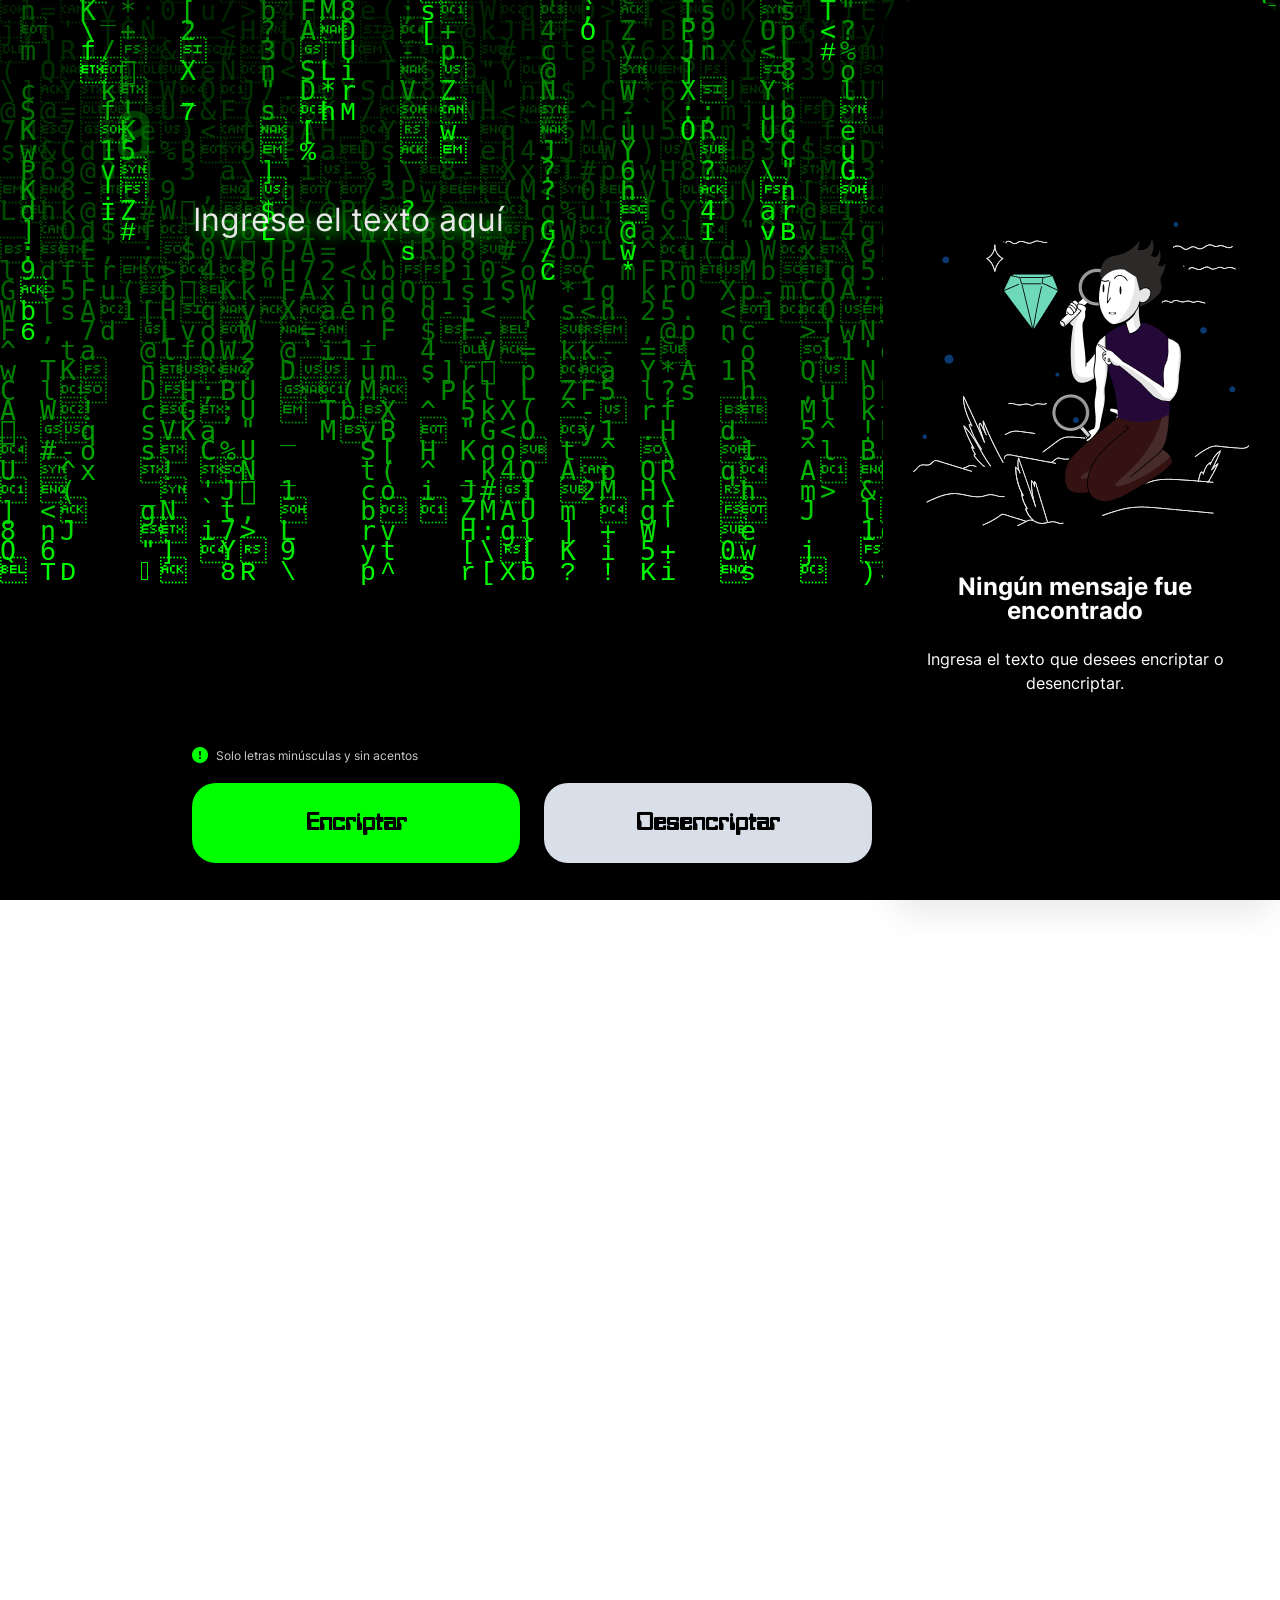
<file: docs/index.html>
<!DOCTYPE html>
<html>
    
    <head>

        <meta charset="UTF-8">
        <meta name="viewport" content="width=device-width,initial-scale=1.0">
        
         <title>Encriptador</title>
        <link rel="stylesheet" href="reset.css">
        <link rel="stylesheet" href="style.css">

    </head>

    <body id="panel-fondo">
        
        <div id="elemento">
            
            <img id="imagen-opaco" src="images/Logo-opaco.png">
            <img id="imagen" src="images/Logo.png">
            <textarea id="mensaje" spellcheck="false">Ingrese el texto aquí</textarea>
            <canvas id="canvasMatrix" ></canvas>

        </div>

        <div class="inicio">
            
            <img id="imagencentro" src="images/logo-centro.png">

        </div>

        <div class="acciones">

            <img id="informacion" src="images/informacion.png">
            <p class="letra-pequena">Solo letras minúsculas y sin acentos</p>

        </div>
        
        <div class="botones">

            <button id="encriptador">Encriptar</button>
            <button id="descencriptador">Desencriptar</button>

        </div>

        <div class="texto-transformado">

            <p id="output"></p>
            <div class="zona-copiar">
                <button  id="boton-copiar">Copiar</button>
            </div>
            
            <div id="image-container">

                <img class="muneco" src="images/Muñeco-1.png">
                <img class="muneco" src="images/Muñeco-2.png" >
                <h1>Ningún mensaje fue encontrado</h1>
                <p id="explicacion">Ingresa el texto que desees encriptar o desencriptar.</p>

            </div>
        
        </div>
        
        <script src="scripts/matrix.js"></script>   

    </body>
    
</html>
</file>
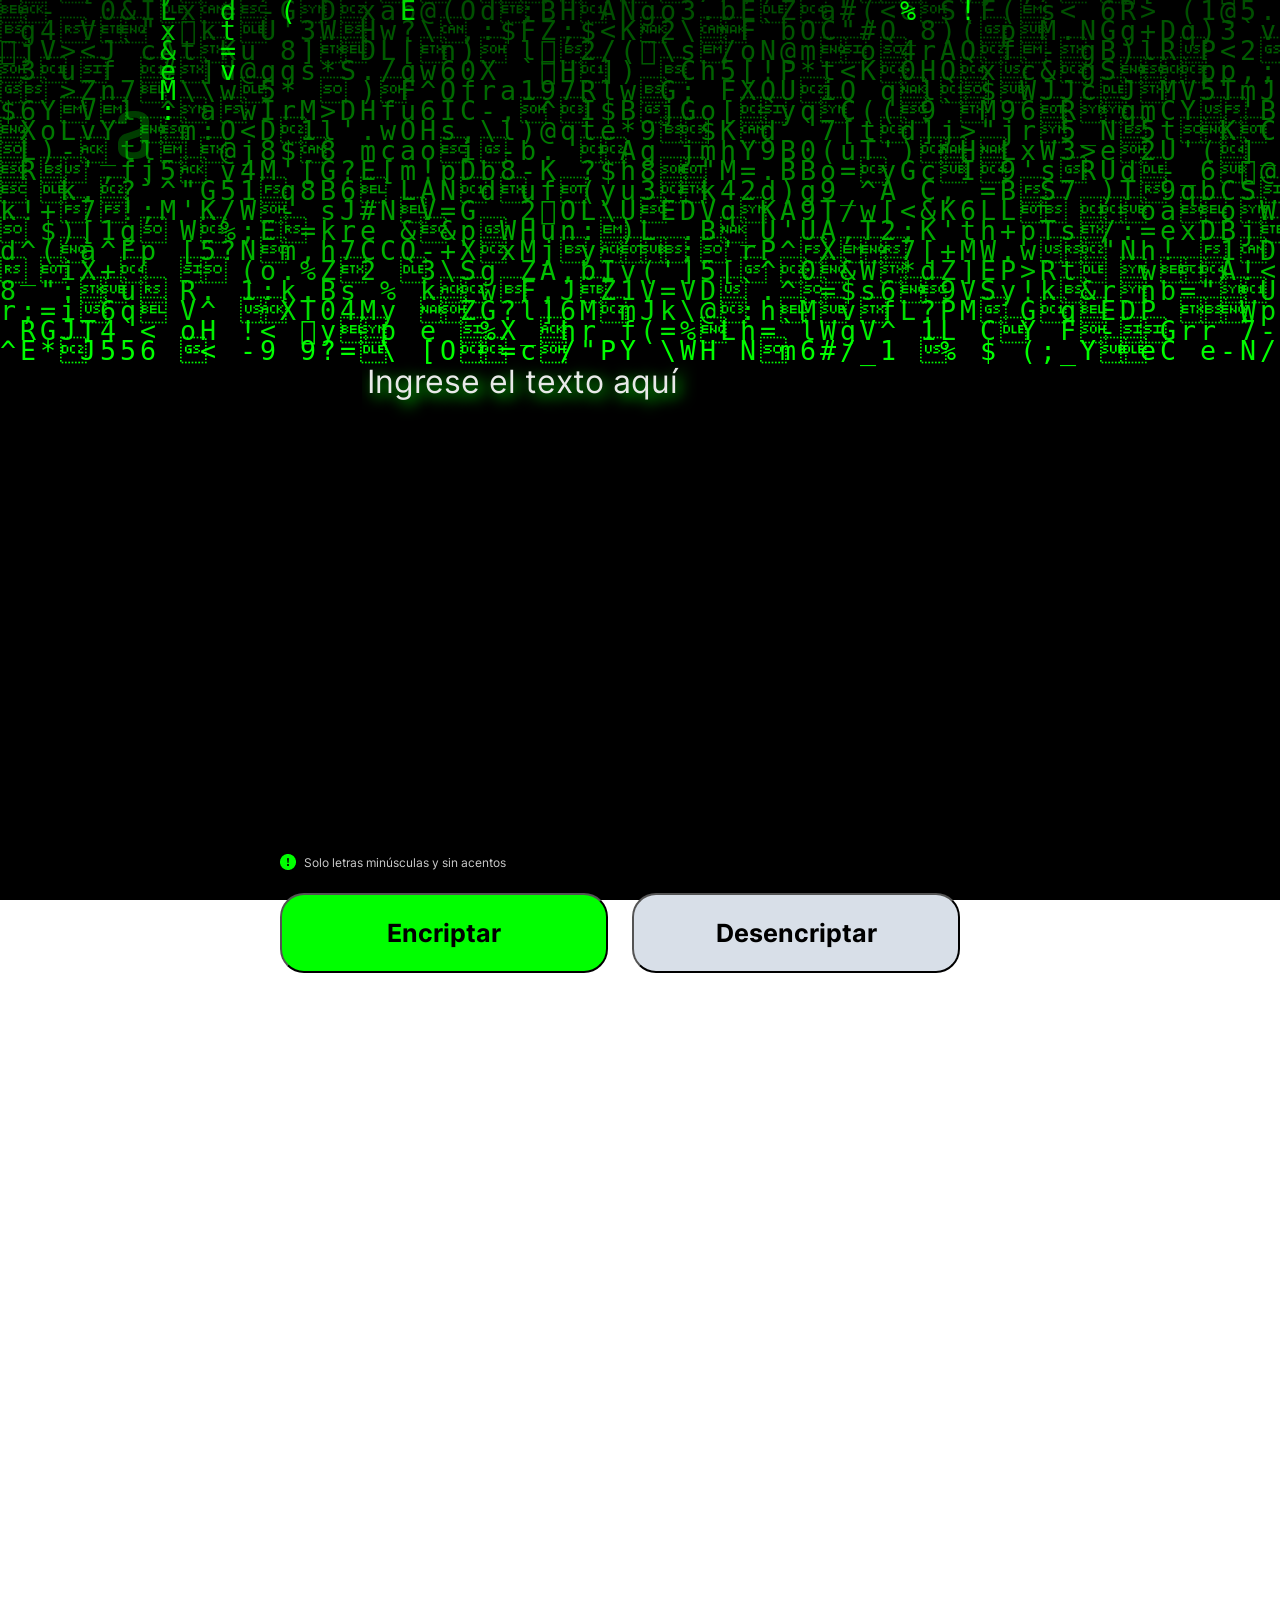
<file: root/index.html>
<!DOCTYPE html>
<html>
    <head>
        <meta charset="UTF-8">
         <title>Encriptador</title>
        <link rel="stylesheet" href="reset.css">
        <link rel="stylesheet" href="style.css">
    </head>

    <body id="hacker">
        
        <div id="elemento">
            
            <img id="imagen-opaco" src="assets/Logo-negro.png">
            <img id="imagen" src="assets/Logo.png">

            <textarea id="mensaje">Ingrese el texto aquí</textarea>

            <canvas id="canvasMatrix" ></canvas>

        </div>

        <div class="inicio">
            
            <img id="imagencentro" src="assets/logo-centro.png">
        </div>

        <div class="acciones">

            <img id="informacion" src="assets/informacion.png">
            <p class="letra-pequena">Solo letras minúsculas y sin acentos</p>

            
        
        </div>
        
        <div class="botones">

            <button id="encriptador">Encriptar</button>
            <button id="desencriptador">Desencriptar</button>

        </div>
        <div class="texto-transformado">
            
        </div>
        
        <script src="scripts/matrix.js"></script>   
    </body>
    
    
</html>
</file>
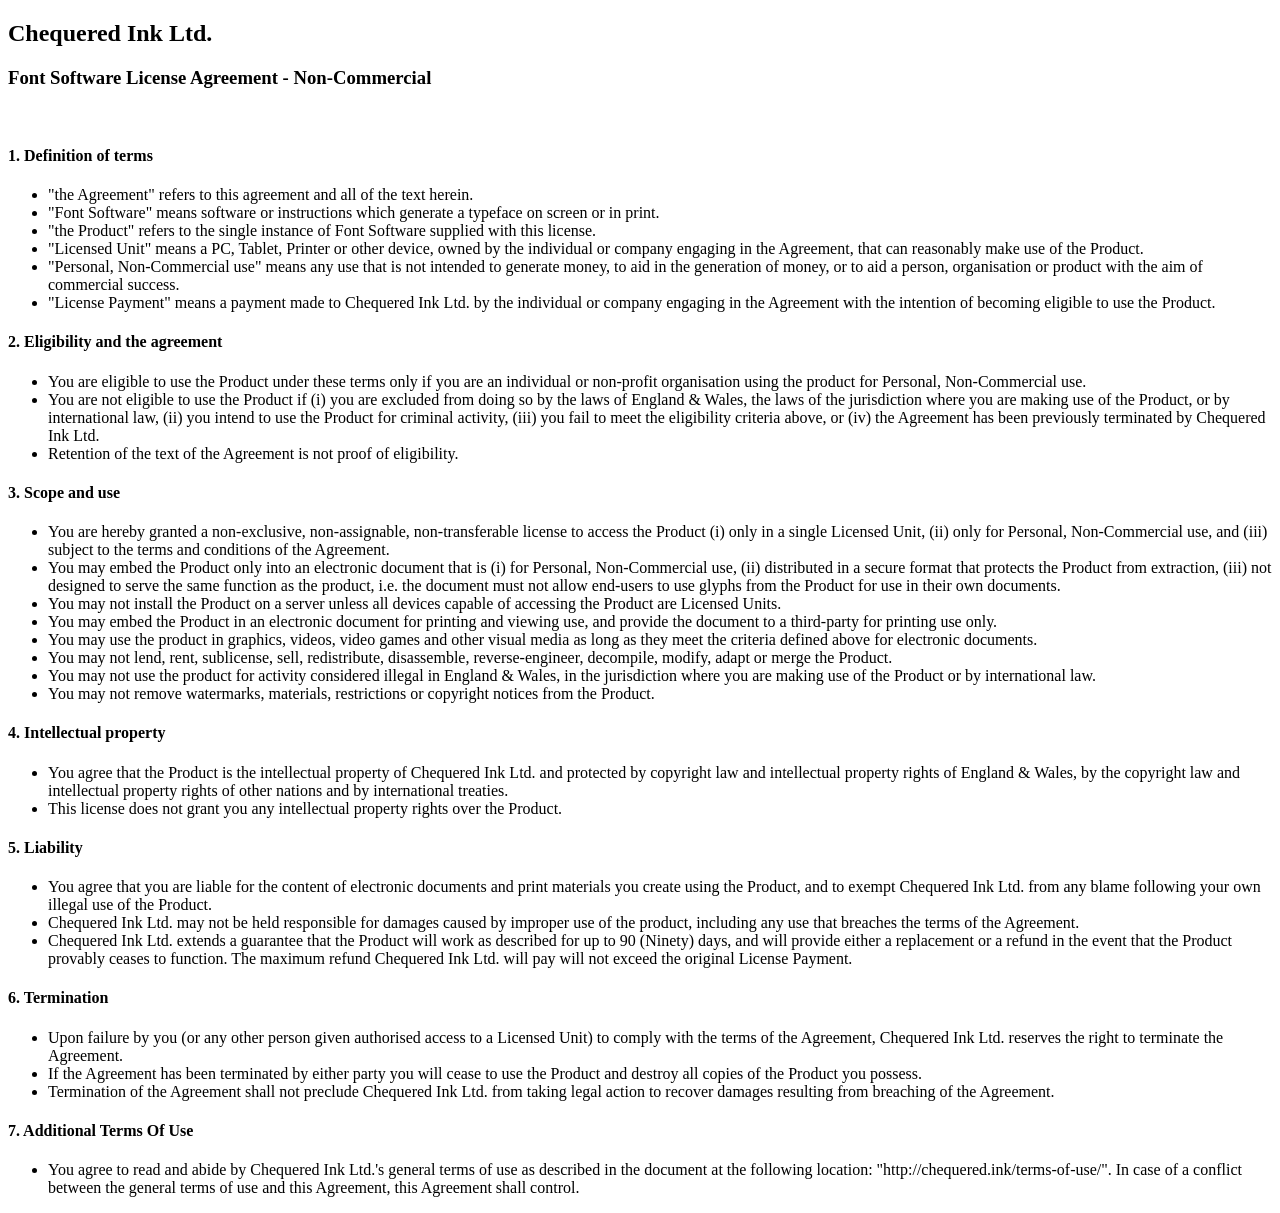
<file: docs/fonts/computo-monospace-font/misc/FSLA_NonCommercial_License-4726.html>
<!DOCTYPE html>
<html>
<head>
<title>Font Software License Agreement - Non-Commercial</title>
</head>
<body>
<h2>Chequered Ink Ltd.</h2>
<h3>Font Software License Agreement - Non-Commercial</h3><br/>
<h4>1. Definition of terms</h4>
<ul>
<li>"the Agreement" refers to this agreement and all of the text herein.</li>
<li>"Font Software" means software or instructions which generate a typeface on screen or in print.</li>
<li>"the Product" refers to the single instance of Font Software supplied with this license.</li>
<li>"Licensed Unit" means a PC, Tablet, Printer or other device, owned by the individual or company engaging in the Agreement, that can reasonably make use of the Product.</li>
<li>"Personal, Non-Commercial use" means any use that is not intended to generate money, to aid in the generation of money, or to aid a person, organisation or product with the aim of commercial success.</li>
<li>"License Payment" means a payment made to Chequered Ink Ltd. by the individual or company engaging in the Agreement with the intention of becoming eligible to use the Product.</li>
</ul>

<h4>2. Eligibility and the agreement</h4>
<ul>
<li>You are eligible to use the Product under these terms only if you are an individual or non-profit organisation using the product for Personal, Non-Commercial use.</li>
<li>You are not eligible to use the Product if (i) you are excluded from doing so by the laws of England & Wales, the laws of the jurisdiction where you are making use of the Product, or by international law, (ii) you intend to use the Product for criminal activity, (iii) you fail to meet the eligibility criteria above, or (iv) the Agreement has been previously terminated by Chequered Ink Ltd.</li>
<li>Retention of the text of the Agreement is not proof of eligibility.</li>
</ul>

<h4>3. Scope and use</h4>
<ul>
<li>You are hereby granted a non-exclusive, non-assignable, non-transferable license to access the Product (i) only in a single Licensed Unit, (ii) only for Personal, Non-Commercial use, and (iii) subject to the terms and conditions of the Agreement.</li>
<li>You may embed the Product only into an electronic document that is (i) for Personal, Non-Commercial use, (ii) distributed in a secure format that protects the Product from extraction, (iii) not designed to serve the same function as the product, i.e. the document must not allow end-users to use glyphs from the Product for use in their own documents.</li>
<li>You may not install the Product on a server unless all devices capable of accessing the Product are Licensed Units.</li>
<li>You may embed the Product in an electronic document for printing and viewing use, and provide the document to a third-party for printing use only.</li>
<li>You may use the product in graphics, videos, video games and other visual media as long as they meet the criteria defined above for electronic documents.</li>
<li>You may not lend, rent, sublicense, sell, redistribute, disassemble, reverse-engineer, decompile, modify, adapt or merge the Product.</li>
<li>You may not use the product for activity considered illegal in England & Wales, in the jurisdiction where you are making use of the Product or by international law.</li>
<li>You may not remove watermarks, materials, restrictions or copyright notices from the Product.</li>
</ul>

<h4>4. Intellectual property</h4>
<ul>
<li>You agree that the Product is the intellectual property of Chequered Ink Ltd. and protected by copyright law and intellectual property rights of England & Wales, by the copyright law and intellectual property rights of other nations and by international treaties.</li>
<li>This license does not grant you any intellectual property rights over the Product.</li>
</ul>

<h4>5. Liability</h4>
<ul>
<li>You agree that you are liable for the content of electronic documents and print materials you create using the Product, and to exempt Chequered Ink Ltd. from any blame following your own illegal use of the Product.</li>
<li>Chequered Ink Ltd. may not be held responsible for damages caused by improper use of the product, including any use that breaches the terms of the Agreement.</li>
<li>Chequered Ink Ltd. extends a guarantee that the Product will work as described for up to 90 (Ninety) days, and will provide either a replacement or a refund in the event that the Product provably ceases to function. The maximum refund Chequered Ink Ltd. will pay will not exceed the original License Payment.</li>
</ul>

<h4>6. Termination</h4>
<ul>
<li>Upon failure by you (or any other person given authorised access to a Licensed Unit) to comply with the terms of the Agreement, Chequered Ink Ltd. reserves the right to terminate the Agreement.</li>
<li>If the Agreement has been terminated by either party you will cease to use the Product and destroy all copies of the Product you possess.</li>
<li>Termination of the Agreement shall not preclude Chequered Ink Ltd. from taking legal action to recover damages resulting from breaching of the Agreement.</li>
</ul>

<h4>7. Additional Terms Of Use</h4>
<ul>
<li>You agree to read and abide by Chequered Ink Ltd.'s general terms of use as described in the document at the following location: "http://chequered.ink/terms-of-use/". In case of a conflict between the general terms of use and this Agreement, this Agreement shall control.</li>
</ul>
</body>
</html>
</file>
<file: docs/style.css>
@font-face {

    font-family: 'Inter';
    src: url('fonts/Inter/Inter-VariableFont_slnt\,wght.ttf') format('truetype');

  }

  @font-face {

    font-family: 'Terminal';
    src: url('fonts/bitwise-font/Bitwise-m19x.ttf') format('truetype');

  }

  @font-face {

    font-family: 'Monospace';
    src: url('fonts/computo-monospace-font/ComputoMonospace-p73xO.ttf')format('truetype');

  }

@keyframes mostrarse {
  from {

    opacity: 0;

  }
  to {

    opacity: 1;

  }
}


@keyframes aparecer {
  from {

    transform: translateY(-100%);
    opacity: 0;

  }
  to {

    transform: translateY(0);
    opacity: 1;

  }
}


@keyframes centrar {
  from {

    transform: scale(1);
    opacity: 1;

  }
  to {

    transform: scale(0);
    opacity: 0;

  }
}


@keyframes desaparecer {
  from {

    transform: scale(1);
    pacity: 1;

  }
  to {

    transform: scale(0);
    opacity: 0;

  }
}

#panel-fondo
{

    width: 100%;
    height: 100%;
    position: fixed;
      
}



#imagencentro{

  position: absolute;
  width: auto;
  height: auto;

}

#elemento{

    width: 100%;
    height: 100%;
    background: url(#canvasMatrix);
    position: relative;

}

#elemento img{

  display: flex;
  flex-direction: column;
  align-items: flex-start;
  padding: 0px;
  gap: 40px;

  position: absolute;
  width: 120px;
  height: 48px;
  left: 74px;
  top: 111px;

}

#imagen-opaco{
  
  animation: aparecer 1.3s ease-in-out forwards;

}

#imagen{

    display: none;
    transition: opacity 5s ease-in;
    opacity: 0;

}



#imagen.show {

  display: block;
  opacity: 1;

}

 





#mensaje {

  opacity: 0;
  transform: translateY(-100%);
  animation: aparecer 1.3s ease-in-out forwards;
  

  text-shadow: 4px 4px 15px #00FF00; 
  border: 2px solid transparent;
  font-size: 16px;
  padding: 5px;
  background-color: transparent;
  min-height: 50px;
  resize: none;
  width: 100%;

  position: absolute;
  width: 600px;
  height: 450px;
  left: 360px;
  top: 351px;

  font-family: 'Inter';
  font-style: normal;
  font-weight: 400;
  font-size: 32px;
  line-height: 150%;

  color: #E8E8E8;

}
  
#mensaje:focus {

    outline: none;

}
  
.inicio{

    width: 100%;
    height: 100%;
    
}
  
  
.inicio img{

    position: static;
    top: 38%;
    left: 32%;
    transform: scale(0);
    opacity: 0;
    animation: aparecer 0.5s ease-in-out forwards, desaparecer 1.5s ease-in-out 0.5s forwards;

}



  .acciones{ 
    
    opacity: 0;
    animation: mostrarse 5s ease-in-out 2S forwards;

    display: flex;
    flex-direction: row;
    align-items: flex-start;
    padding: 0px;
    gap: 8px;

    position: absolute;
    width: 680px;
    height: 77px;
    left: 280px;
    top: 854px;

  }


  .acciones img{

    width: 16px;
    height: 16px;
    float: left;

  }

  .acciones p{

    font-family: 'Inter';
    font-style: normal;
    font-weight: 400;
    font-size: 12px;
    line-height: 150%;


    color: #FFFFFF;

    opacity: 0.8;

  }

  .botones{

    opacity: 0;
    animation: mostrarse 5s ease-in-out 2S forwards;


    display: flex;
    flex-direction: row;
    align-items: flex-start;
    padding: 0px;
    gap: 24px;

    position: absolute;
    width: 680px;
    height: 77px;
    left: 280px;
    top: 893px;


  }
  
    #encriptador{

        /* Auto layout */
        cursor: pointer;
        font-size: 25px;
        font-family: 'Terminal';
        font-weight: bold;
        width: 328px;
        height: 80px;
        color: black;
        background: #00FF00;
        border-radius: 24px;
        transition: 2s;
        border: none;

    }

    #encriptador:hover{

      box-shadow: 0px 0px 15px 10px #00FF00;
        font-size: 26px;

    }

    #descencriptador
    {

        cursor: pointer;
        /* Auto layout */

        display: inline;
        font-size: 25px;
        font-family: 'Terminal';
        font-weight: bold;
        width: 328px;
        height: 80px;
        border: none;
        /* Light gray */
        color: black;
        background: #D8DFE8;
        border-radius: 24px;
        transition: 2s;
       
    }
    
    #descencriptador:hover{

      box-shadow: 0px 0px 15px 10px #D8DFE8;
        font-size: 26px;

    }
  


    .texto-transformado{

      opacity: 0;
  transform: translateY(-100%);
  animation: aparecer 5s ease-in-out forwards;



      position: absolute;
      width: 400px;
      /*height: 944px;*/
      height: 900px;
      left: 1337px;
      top: 90px;
      /*top: 72px;*/

      background: black;
      /* shadow */

      box-shadow: 0px 24px 32px -8px rgba(0, 0, 0, 0.08);
      border-radius: 32px;

    }

    #output{

      color: white;
      font-family: 'Terminal';
      font-size: 2em;
      text-shadow: 4px 4px 15px #00FF00; 
      text-align: left;
      margin-right: 10%;
      margin-top: 10%;
      margin-left: 7%;

    }

    .zona-copiar button{
      position: fixed;
      top: 90%;
      left: 10%;
      
    }

    #boton-copiar{
      display: none;
      font-family: 'Monospace';
      font-size: 2em;
      text-align: center;
      background-color: #00FF00;
      border-radius: 25px;
      cursor: copy;
      border: none;
      width: 80%;
      height: 5%;
      transition: box-shadow 1s ease;
      border-radius: 32px;
      
    }

    #boton-copiar:hover{
      font-size: 2.1em;
      box-shadow: 0px 0px 15px 30px #00FF00;
    }

  

    .muneco{

      position: absolute;
      width: 336px;
      height: 304px;
      left: 30px;
      top: 222px;

    }
    h1{

      top: 575px;
      position: absolute;
      left: 24px;


      width: 336px;
      height: 58px;
      display: block;
      font-family: 'Inter';
      font-style: normal;
      font-weight: 700;
      font-size: 24px;
      /* or 29px */

      text-align: center;

      color: #FFFFFF;

    }
    #explicacion{

      top: 647px;
      position: absolute;
      left: 24px;


      width: 336px;
      height: 48px;

      font-family: 'Inter';
      font-style: normal;
      font-weight: 400;
      font-size: 16px;
      line-height: 150%;
      /* or 24px */

      text-align: center;

      color: #FFFFFF;

    }

    #canvasMatrix {

    width: 100%;
    height: 100%;
}


@media screen and (min-width: 1600px) and (max-height: 1200px ){
  
  
  .acciones{
    top: 85%;
  }
  .botones{
    top: 88%;
  }
  .texto-transformado{
    top: 0%;
    left: 72%;
  }

}


@media screen and (min-width: 1440px) and (max-height: 1080px ){
  #mensaje{
    left: 19%;
    top: 29%;
  }
  .acciones{
    top: 80%;
  }
  .botones{
    top: 83%;
  }
  .texto-transformado{
    top: 0%;
    left: 70%;
  }
}

  @media screen and (min-width: 1360px) and (max-height: 768px ){
    
    #mensaje{
      left: 1%;
      top: 21%;
    }
    .acciones{
      top: 83%;
    }
    .botones{
      top: 87%;
    }
    .texto-transformado{
      top: 0%;
      height: 100%;
      left: 71%;
    }
  


}



@media screen and (min-width: 1280px) and (max-height: 1024px ){
  #mensaje{
    left: 14.5%;
    top: 21%;
    height: 58%;
  }
  .acciones{
    top: 83%;
    left: 15%;
  }
  .botones{
    top: 87%;
    left: 15%;
  }
  .texto-transformado{
    top: 0%;
    height: 100%;
    left: 69%;
  }

}

@media screen and (min-width: 1152px) and (max-height: 864px ){
  #mensaje{
    left: 9.5%;
    top: 23%;
  }
  .acciones{
    top: 83%;
    left: 10%;
  }
  .botones{
    top: 87%;
    left: 10%;
  }
  .texto-transformado{
    top: 0%;
    width: 31%;
    height: 100%;
    left: 69%;
  }
  .muneco{
    top: 20%;
  }


}

@media screen and (min-width: 1176px) and (max-height: 664px ){
  #mensaje{
    height: 54%;
    left: 1.5%;
    top: 27%;
  }
  .acciones{
    top: 83%;
    left: 10%;
  }
  .botones{
    top: 87%;
    left: 10%;
  }
  .texto-transformado{
    top: 0%;
    width: 31%;
    height: 100%;
    left: 69%;
  }
  
  .muneco{
    top: 21%;
    left: 4%;
  }
  h1{
    top: 72%;
  }
  #explicacion{
    top: 80%;

  }
  

}

@media screen and (min-width: 1024px) and (max-height: 768px ){
  #mensaje{
    height: 54%;
    left: 1.5%;
    top: 27%;
  }
  .acciones{
    top: 83%;
    left: 2%;
  }
  .botones{
    top: 87%;
    left: 2%;
  }
  .texto-transformado{
    top: 0%;
    width: 31%;
    height: 100%;
    left: 69%;
  }
  
  .muneco{
    top: 21%;
    left: 2%;
  }
  h1{
    top: 72%;
    left: 0%;
  }
  #explicacion{
    top: 84%;

  }
  

}

@media screen and (min-width: 800px) and (max-height: 600px ){
  
  #panel-fondo{
    height: 100%;
  }
  #elemento img{
    display: flex;
    flex-direction: column;
    align-items: flex-start;
    padding: 0px;
    gap: 40px;
    position: absolute;
    width: 120px;
    height: 48px;
    left: 0px;
    top: 50px;
  }
  #mensaje{
    width: 53%;
    height: 50%;
    left: 1.5%;
    top: 19%;

  }
  .acciones{
    top: 72%;
    left: 2%;
  }
  .botones{
    display: grid;
    top: 76%;
    left: 2%;
  }
  #encriptador{
    height: 50px;
  }
  #descencriptador{
    height: 50px;
  }
  #output{
  }
  .texto-transformado{
    top: 0%;
    width: 43%;
    height: 100%;
    left: 57%;
  }
  
  .muneco{
    top: 21%;
    left: 2%;
  }
  h1{
    top: 72%;
    left: 0%;
  }
  #explicacion{
    top: 84%;
    left: 2%;

  }
  

}




@media screen and (min-width: 4096px) and (max-height: 2160px ){
  #panel-fondo{
    height: 100%;
  }
  #elemento{
    width: 100%;
  }
  #elemento img{
    display: flex;
    gap: 40px;
    position: absolute;
    width: 480px;
    height: 192px;
  }
  #mensaje{
    left: 6%;
    width: 1312px;
    height: 2646px;
    font-size: 100px;
  }
  .acciones{
    width: 100%;
    left: 6%;
    top: 80%;
  }
  .acciones #informacion{
    float: left;
    width: 60px;
    height: 60px;
  }
  .acciones .letra-pequena{
    font-size: 48px;
  }
  .botones{
    width: 100%;
    left: 6%;
    top: 84%;
  }
  
  #encriptador{
    font-size: 100px;
    width: 1312px;
    height: 320px;
  }
  #encriptador:hover{
    
    font-size: 101px;

  }
  #descencriptador{
    font-size: 100px;
    width: 1312px;
    height: 320px;
  }
  #descencriptador:hover{
    
    font-size: 101px;

  }
  .texto-transformado{
    height: 95%;
    width: 28%;
    top: 4%;
    left: 71.8%;
  }
  #output{
    font-size: 6em;
  }
  #boton-copiar{
    font-size: 6em;
    width: 100%;
    height: 15%;
    left: -0.5%;
    top: 84.5%;
    cursor: copy;
  }
  
  #image-container{
    width: 100%;
  }
  .muneco,h1,p{
    width: 1008px;
    height: 912px;
  }
  h1{
    top: 60%;
    font-size: 72px;
  }

  #explicacion{
    font-size: 48px;
    top: 72%;
    left: 33%;
  }
  

}



@media screen and (max-width: 950px){

    #panel-fondo{
      height: 100%;
    }
    
    #elemento img{
      display: flex;
      flex-direction: column;
      align-items: flex-start;
      padding: 0px;
      gap: 40px;
      position: absolute;
      width: 120px;
      height: 48px;
      left: 0px;
      top: 50px;
    }
    #mensaje{
      left: 10%;
      top: 15%;
      height: 30%;
      width: 80%;
    }

    .inicio #imagencentro{
      width: 321px;
      height: 145.5px;
      left: 10%;
    }

    .acciones{
      left: 10%;
      top: 46%;
    }

    .botones{
      left: 10%;
      top: 50%;
      display: grid;
      
    }

    #encriptador{
      height: 50px;
    }
    #descencriptador{
      height: 50px;
    }

    #image-container img{
      opacity: 0;
    }
    .texto-transformado{
      width: 80%;
      height: 35%;
      left: 10%;
      top: 65%;
    }

    .texto-transformado #output{
      
      font-size: 1.5em;
    }

    .zona-copiar #boton-copiar{
      width: 80%;
      height: 12%;
      top: 88%;
      font-size: 1.5em;

    }

    #boton-copiar:hover{
      box-shadow: 0px 0px 15px 30px transparent;
    }

    .texto-transformado h1{
      top: 10%;
      left: 0;
    }
    .texto-transformado #explicacion{
      top: 50%;
      left: 0;
    }
}
</file>
<file: root/style.css>
@font-face {
    font-family: 'Inter';
    src: url('fonts/Inter/Inter-VariableFont_slnt\,wght.ttf') format('truetype');
  }


  @keyframes mostrarse {
    from {
      opacity: 0;
    }
    to {
      opacity: 1;
    }
  }


  @keyframes aparecer {
    from {
      transform: translateY(-100%);
      opacity: 0;
    }
    to {
      transform: translateY(0);
      opacity: 1;
    }
  }


  @keyframes centrar {
    from {
      transform: scale(1);
      opacity: 1;
    }
    to {
      transform: scale(0);
      opacity: 0;
    }
  }


  @keyframes desaparecer {
    from {
      transform: scale(1);
      opacity: 1;
    }
    to {
      transform: scale(0);
      opacity: 0;
    }
  }

#hacker
{
    
    width: 100%;
    height: 100%;
    position: fixed;
    
      
      
}



#imagencentro{
  position: absolute;
  width: auto;
  height: auto;

}

#elemento{
    width: 100%;
    height: 100%;
    background: url(#canvasMatrix);
    position: relative;
}

#elemento img{

  

    display: flex;
    flex-direction: column;
    align-items: flex-start;
    padding: 0px;
    gap: 40px;

    position: absolute;
    width: 120px;
    height: 48px;
    left: 74px;
    top: 111px;
}

#imagen-opaco{
  
  animation: aparecer 1.3s ease-in-out forwards;
}

#imagen{

    

    display: none;
    transition: opacity 5s ease-in;
    opacity: 0;
}



  #imagen.show {
    display: block;
    opacity: 1;
  }

 





#mensaje {

  opacity: 0;
  transform: translateY(-100%);
  animation: aparecer 1.3s ease-in-out forwards;
  

    text-shadow: 4px 4px 15px #00FF00; 
    border: 2px solid transparent;
    font-size: 16px;
    padding: 5px;
    background-color: transparent;
    min-height: 50px;
    resize: none;
    width: 100%;

    position: absolute;
    width: 600px;
    height: 450px;
    left: 360px;
    top: 351px;

    font-family: 'Inter';
    font-style: normal;
    font-weight: 400;
    font-size: 32px;
    line-height: 150%;


color: #E8E8E8;
text-shadow: #00FF00;
  }
  
  #mensaje:focus {
    outline: none;
  }
  
  .inicio{
    width: 100%;
      height: 100%;
    
  }
  
  
  
  .inicio img{
    position: static;
    top: 38%;
    left: 32%;
    transform: scale(0);
    opacity: 0;
    animation: aparecer 0.5s ease-in-out forwards, desaparecer 1.5s ease-in-out 0.5s forwards;
  }



  .acciones{
    
    
    opacity: 0;
    animation: mostrarse 5s ease-in-out 2S forwards;

    display: flex;
    flex-direction: row;
    align-items: flex-start;
    padding: 0px;
    gap: 8px;

    position: absolute;
    width: 680px;
    height: 77px;
    left: 280px;
    top: 854px;
  }


  .acciones img{
    width: 16px;
    height: 16px;
    
    float: left;
  }

  .acciones p{
    /* Solo letras minúsculas y sin acentos */


    

    font-family: 'Inter';
    font-style: normal;
    font-weight: 400;
    font-size: 12px;
    line-height: 150%;
    /* identical to box height, or 18px */


    color: #FFFFFF;

    opacity: 0.8;
  }

  .botones{
    opacity: 0;
    animation: mostrarse 5s ease-in-out 2S forwards;


    display: flex;
    flex-direction: row;
    align-items: flex-start;
    padding: 0px;
    gap: 24px;

    position: absolute;
    width: 680px;
    height: 77px;
    left: 280px;
    top: 893px;

  }
    #encriptador{
        /* Auto layout */

        display: inline;
        font-size: 25px;
        font-family: 'Inter';
        font-weight: bold;
        width: 328px;
        height: 80px;
        color: black;
        background: #00FF00;
        border-radius: 24px;
    }

    #desencriptador
    {

        /* Auto layout */

        display: inline;
        font-size: 25px;
        font-family: 'Inter';
        font-weight: bold;
        width: 328px;
        height: 80px;

        /* Light gray */
        color: black;
        background: #D8DFE8;
        border-radius: 24px;

       
    }

    #canvasMatrix {
    width: 100%;
    height: 100%;
    }
</file>
